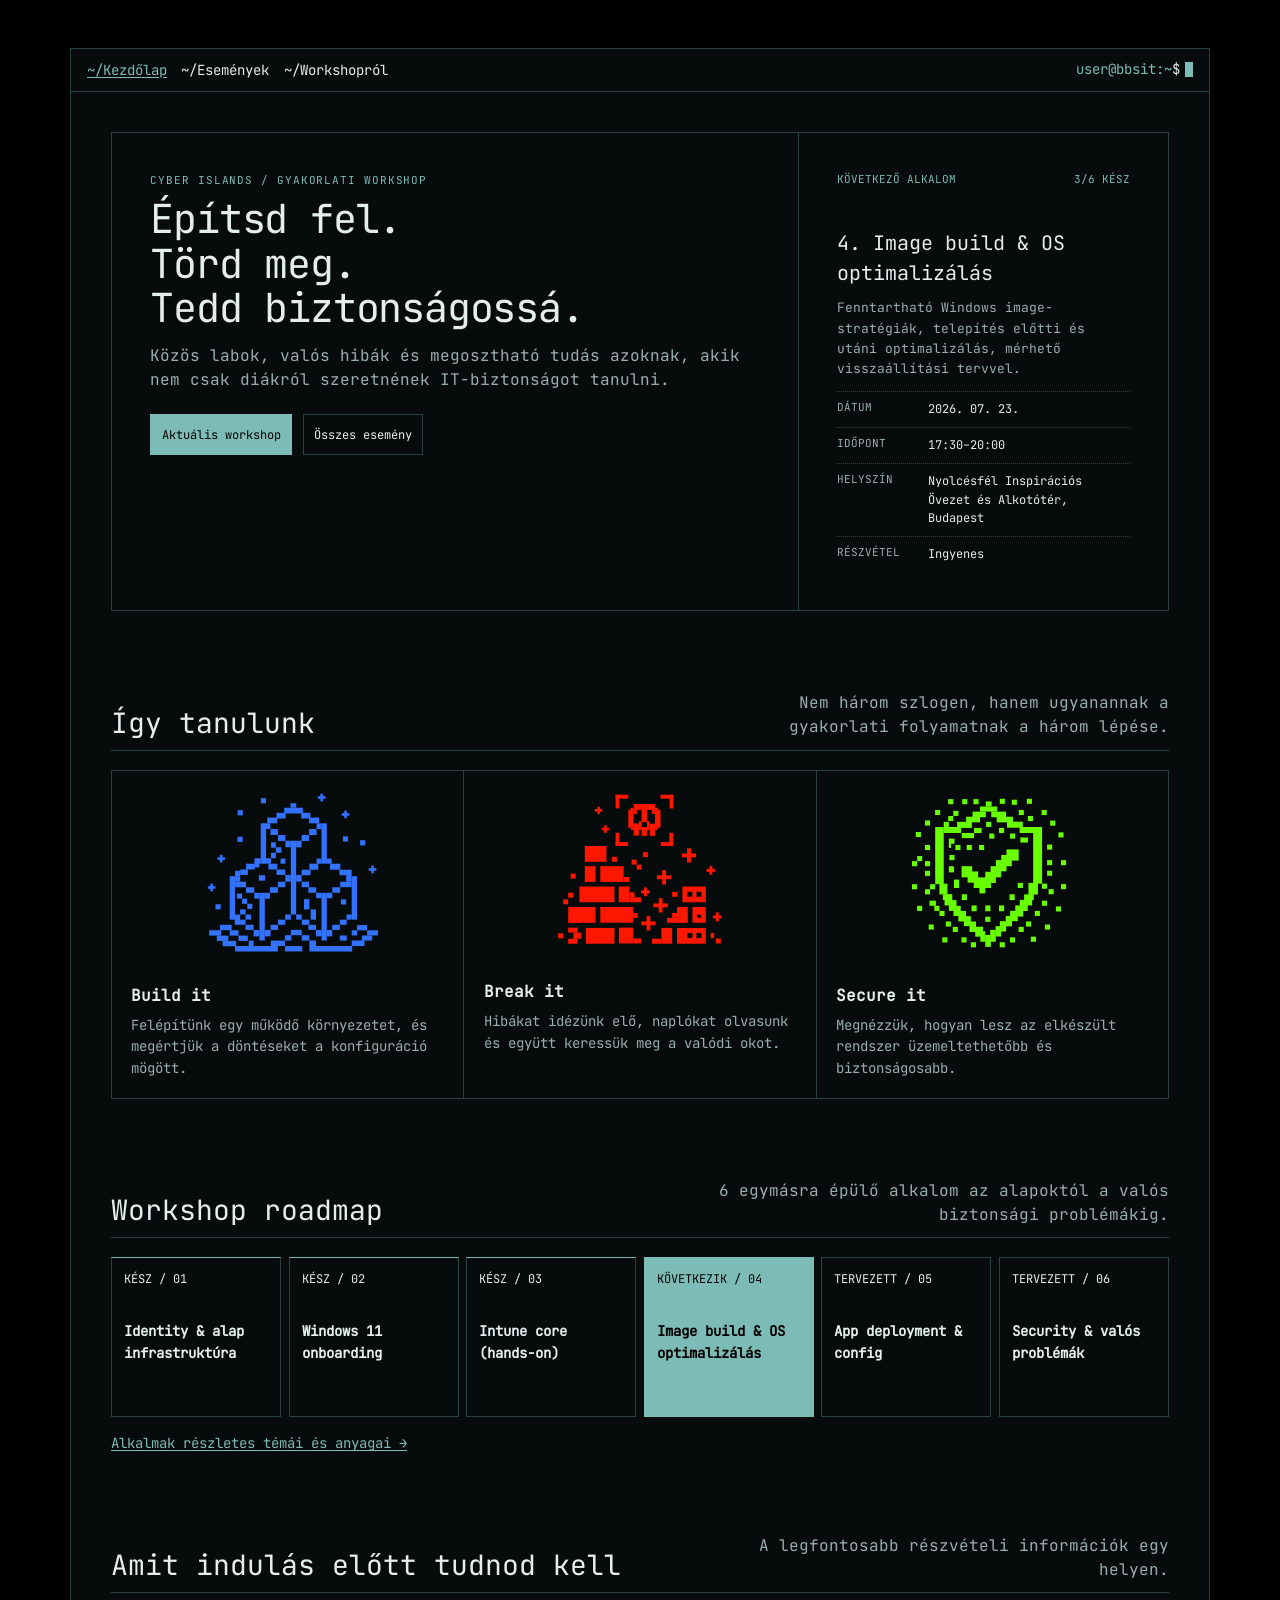
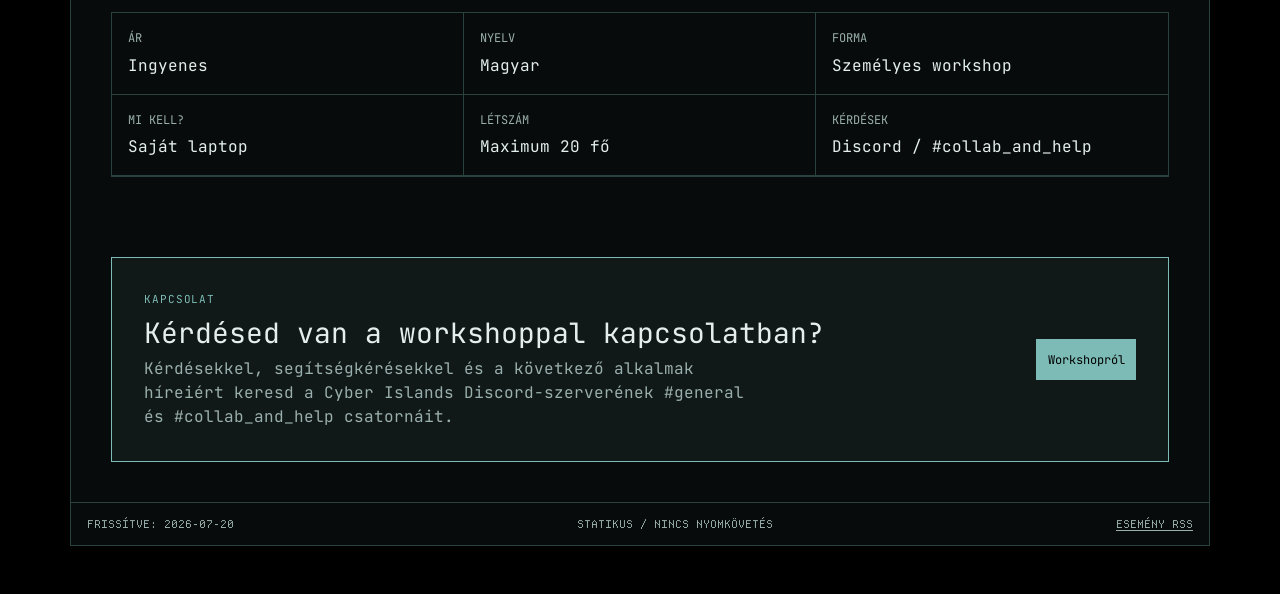
<file: index.html>
<!doctype html>
<html lang="hu">
  <head>
    <meta charset="utf-8">
    <meta name="viewport" content="width=device-width, initial-scale=1">
    <!-- Begin Jekyll SEO tag v2.8.0 -->
<title>Build it. Break it. Secure it. | A Build it. Break it. Secure it. gyakorlati workshop aktuális és korábbi alkalmai.</title>
<meta name="generator" content="Jekyll v3.10.0" />
<meta property="og:title" content="Build it. Break it. Secure it." />
<meta property="og:locale" content="hu" />
<meta name="description" content="Build it. Break it. Secure it.: gyakorlati IT- és biztonsági workshop közös labokkal, valós hibákkal és megosztható szakmai anyagokkal." />
<meta property="og:description" content="Build it. Break it. Secure it.: gyakorlati IT- és biztonsági workshop közös labokkal, valós hibákkal és megosztható szakmai anyagokkal." />
<link rel="canonical" href="https://bbsit.hu/" />
<meta property="og:url" content="https://bbsit.hu/" />
<meta property="og:site_name" content="Build it. Break it. Secure it." />
<meta property="og:type" content="website" />
<meta name="twitter:card" content="summary" />
<meta property="twitter:title" content="Build it. Break it. Secure it." />
<script type="application/ld+json">
{"@context":"https://schema.org","@type":"WebSite","description":"Build it. Break it. Secure it.: gyakorlati IT- és biztonsági workshop közös labokkal, valós hibákkal és megosztható szakmai anyagokkal.","headline":"Build it. Break it. Secure it.","name":"Build it. Break it. Secure it.","url":"https://bbsit.hu/"}</script>
<!-- End Jekyll SEO tag -->



    <link rel="icon" type="image/svg+xml" href="/assets/images/icons/favicon.svg">
    <link rel="stylesheet" href="/assets/css/main.css">
    <script defer src="/assets/js/series.js"></script>
    <script defer src="/assets/js/site-update.js" data-site-version="1784803973" data-version-url="/version.json" data-worker-url="/sw.js"></script>
  </head>
  <body>
    <a class="skip-link" href="#main-content">Ugrás a tartalomhoz</a>
    <div class="site-shell">
      <nav class="primary-nav" aria-label="Primary navigation">
  <ul>
    
      
      <li><a href="/" aria-current="page">~/Kezdőlap</a></li>
    
      
      <li><a href="/events/">~/Események</a></li>
    
      
      <li><a href="/about/">~/Workshopról</a></li>
    
  </ul>
  <div class="nav-tools">
    <span class="site-status terminal-prompt" aria-label="Terminál prompt"><span class="terminal-context" aria-hidden="true">user@bbsit:</span><span aria-hidden="true">~</span><span class="terminal-symbol" aria-hidden="true">$</span><span class="terminal-cursor" aria-hidden="true"></span></span>
  </div>
</nav>

      <nav class="mobile-nav" aria-label="Mobile navigation">
  <ul>
    <li><a href="/">~/Kezdőlap</a></li><li><a href="/events/">~/Események</a></li><li><a href="/about/">~/Workshopról</a></li>
  </ul>
  <span class="site-status terminal-prompt" aria-label="Terminál prompt"><span class="terminal-context" aria-hidden="true">user@bbsit:</span><span aria-hidden="true">~</span><span class="terminal-symbol" aria-hidden="true">$</span><span class="terminal-cursor" aria-hidden="true"></span></span>
</nav>

      <main id="main-content" class="site-main" tabindex="-1">
        








<section class="home-command-hero" aria-labelledby="home-title">
  <div class="home-command-copy">
    <p class="eyebrow">CYBER ISLANDS / GYAKORLATI WORKSHOP</p>
    <h1 id="home-title">
      <span>Építsd fel.</span>
      <span>Törd meg.</span>
      <span>Tedd biztonságossá.</span>
    </h1>
    <p class="lede">Közös labok, valós hibák és megosztható tudás azoknak, akik nem csak diákról szeretnének IT-biztonságot tanulni.</p>
    <div class="home-actions">
      <a class="button-link primary" href="/events/build-it-break-it-secure-it/">Aktuális workshop</a>
      <a class="button-link" href="/events/">Összes esemény</a>
    </div>
  </div>
  <aside class="home-next" aria-label="Következő workshop alkalom">
    <div class="home-next-label">
      <span>KÖVETKEZŐ ALKALOM</span>
      <span>3/6 KÉSZ</span>
    </div>
    
      <div>
        <h2>4. Image build & OS optimalizálás</h2>
        <p>Fenntartható Windows image-stratégiák, telepítés előtti és utáni optimalizálás, mérhető visszaállítási tervvel.</p>
      </div>
      <dl>
        <div><dt>DÁTUM</dt><dd><time datetime="2026-07-23">2026. 07. 23.</time></dd></div>
        <div><dt>IDŐPONT</dt><dd>17:30–20:00</dd></div>
        <div><dt>HELYSZÍN</dt><dd>Nyolcésfél Inspirációs Övezet és Alkotótér, Budapest</dd></div>
        <div><dt>RÉSZVÉTEL</dt><dd>Ingyenes</dd></div>
      </dl>
    
  </aside>
</section>

<section class="home-command-section" aria-labelledby="pillars-title">
  <div class="home-section-head">
    <h2 id="pillars-title">Így tanulunk</h2>
    <p>Nem három szlogen, hanem ugyanannak a gyakorlati folyamatnak a három lépése.</p>
  </div>
  <div class="home-pillars">
    <article class="home-pillar">
      <img src="/assets/images/icons/build-it.svg" alt="" width="52" height="48">
      <h3>Build it</h3>
      <p>Felépítünk egy működő környezetet, és megértjük a döntéseket a konfiguráció mögött.</p>
    </article>
    <article class="home-pillar">
      <img src="/assets/images/icons/break-it.svg" alt="" width="52" height="48">
      <h3>Break it</h3>
      <p>Hibákat idézünk elő, naplókat olvasunk és együtt keressük meg a valódi okot.</p>
    </article>
    <article class="home-pillar">
      <img src="/assets/images/icons/secure-it.svg" alt="" width="52" height="48">
      <h3>Secure it</h3>
      <p>Megnézzük, hogyan lesz az elkészült rendszer üzemeltethetőbb és biztonságosabb.</p>
    </article>
  </div>
</section>


  <section class="home-command-section" aria-labelledby="roadmap-title">
    <div class="home-section-head">
      <h2 id="roadmap-title">Workshop roadmap</h2>
      <p>6 egymásra épülő alkalom az alapoktól a valós biztonsági problémákig.</p>
    </div>
    <ol class="home-roadmap">
      
        
        <li class="is-past">
          <span>KÉSZ / 01</span>
          <strong>Identity & alap infrastruktúra</strong>
        </li>
      
        
        <li class="is-past">
          <span>KÉSZ / 02</span>
          <strong>Windows 11 onboarding</strong>
        </li>
      
        
        <li class="is-past">
          <span>KÉSZ / 03</span>
          <strong>Intune core (hands-on)</strong>
        </li>
      
        
        <li class="is-next">
          <span>KÖVETKEZIK / 04</span>
          <strong>Image build & OS optimalizálás</strong>
        </li>
      
        
        <li>
          <span>TERVEZETT / 05</span>
          <strong>App deployment & config</strong>
        </li>
      
        
        <li>
          <span>TERVEZETT / 06</span>
          <strong>Security & valós problémák</strong>
        </li>
      
    </ol>
    <p class="home-events-link"><a href="/events/build-it-break-it-secure-it/#sessions-title">Alkalmak részletes témái és anyagai <span aria-hidden="true">→</span></a></p>
  </section>



  <section class="home-command-section" aria-labelledby="info-title">
    <div class="home-section-head">
      <h2 id="info-title">Amit indulás előtt tudnod kell</h2>
      <p>A legfontosabb részvételi információk egy helyen.</p>
    </div>
    <dl class="home-info-grid">
      <div><dt>ÁR</dt><dd>Ingyenes</dd></div>
      <div><dt>NYELV</dt><dd>Magyar</dd></div>
      <div><dt>FORMA</dt><dd>Személyes workshop</dd></div>
      <div><dt>MI KELL?</dt><dd>Saját laptop</dd></div>
      <div><dt>LÉTSZÁM</dt><dd>Maximum 20 fő</dd></div>
      <div><dt>KÉRDÉSEK</dt><dd>Discord / #collab_and_help</dd></div>
    </dl>
  </section>


<section class="home-command-section home-community" aria-labelledby="contact-title">
  <div>
    <p class="eyebrow">KAPCSOLAT</p>
    <h2 id="contact-title">Kérdésed van a workshoppal kapcsolatban?</h2>
    <p>Kérdésekkel, segítségkérésekkel és a következő alkalmak híreiért keresd a Cyber Islands Discord-szerverének #general és #collab_and_help csatornáit.</p>
  </div>
  <a class="button-link primary" href="/about/">Workshopról</a>
</section>

      </main>
      <aside class="site-update" data-site-update role="alert" aria-live="polite" aria-atomic="true" hidden>
  <div>
    <strong>Új tartalom érhető el.</strong>
    <span>Frissítsd az oldalt a legújabb verzió megnyitásához.</span>
  </div>
  <div class="site-update-actions">
    <button class="button-link primary" type="button" data-site-update-refresh>Frissítés</button>
    <button class="button-link" type="button" data-site-update-dismiss>Bezárás</button>
  </div>
</aside>

      <footer class="site-footer">
  <span>FRISSÍTVE: 2026-07-20</span>
  <span>STATIKUS / NINCS NYOMKÖVETÉS</span>
  <a href="/events/feed.xml">ESEMÉNY RSS</a>
</footer>

    </div>
  </body>
</html>
</file>
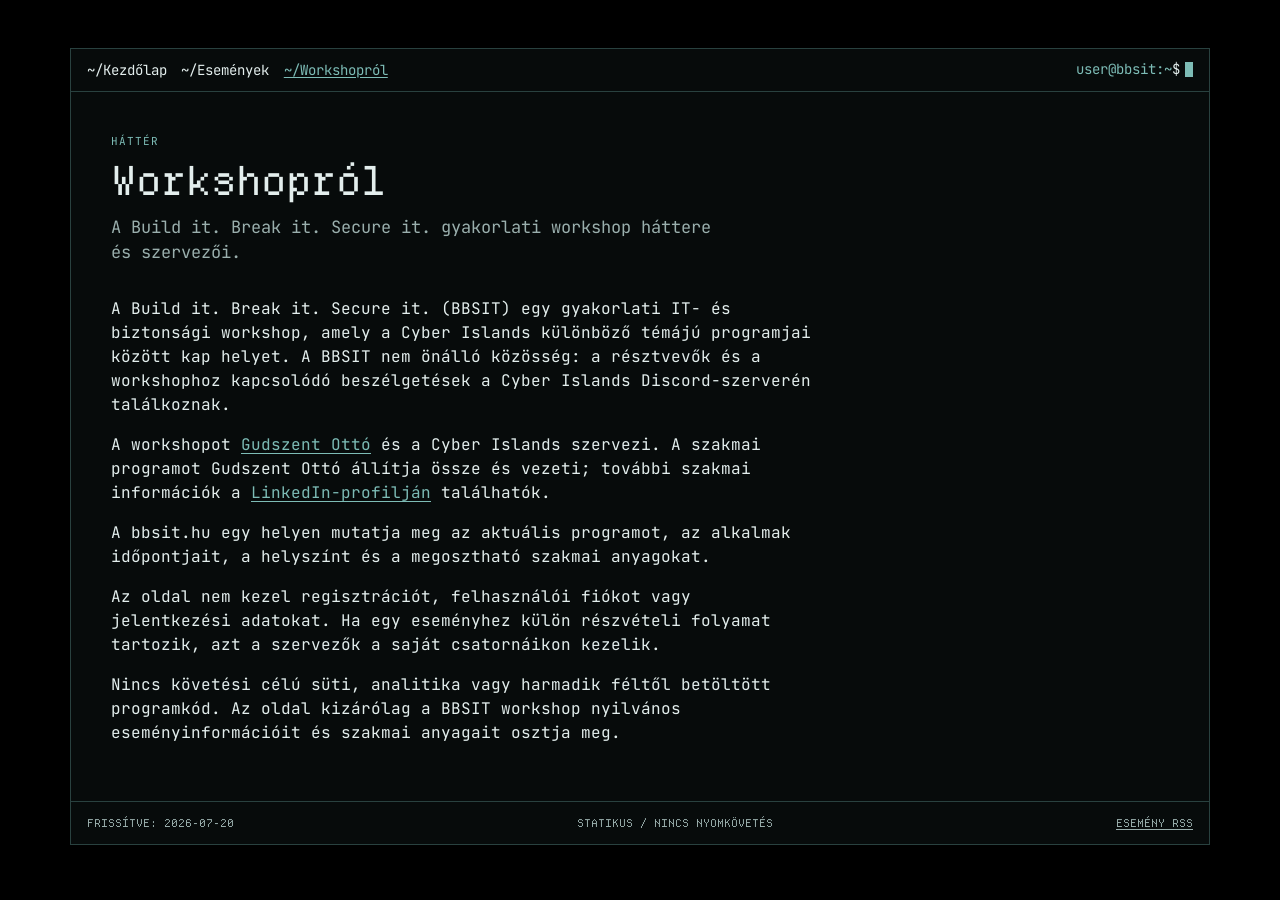
<file: about/index.html>
<!doctype html>
<html lang="hu">
  <head>
    <meta charset="utf-8">
    <meta name="viewport" content="width=device-width, initial-scale=1">
    <!-- Begin Jekyll SEO tag v2.8.0 -->
<title>Workshopról | Build it. Break it. Secure it.</title>
<meta name="generator" content="Jekyll v3.10.0" />
<meta property="og:title" content="Workshopról" />
<meta property="og:locale" content="hu" />
<meta name="description" content="A Build it. Break it. Secure it. gyakorlati workshop háttere és szervezői." />
<meta property="og:description" content="A Build it. Break it. Secure it. gyakorlati workshop háttere és szervezői." />
<link rel="canonical" href="https://bbsit.hu/about/" />
<meta property="og:url" content="https://bbsit.hu/about/" />
<meta property="og:site_name" content="Build it. Break it. Secure it." />
<meta property="og:type" content="website" />
<meta name="twitter:card" content="summary" />
<meta property="twitter:title" content="Workshopról" />
<script type="application/ld+json">
{"@context":"https://schema.org","@type":"WebSite","description":"A Build it. Break it. Secure it. gyakorlati workshop háttere és szervezői.","headline":"Workshopról","name":"Build it. Break it. Secure it.","url":"https://bbsit.hu/about/"}</script>
<!-- End Jekyll SEO tag -->



    <link rel="icon" type="image/svg+xml" href="/assets/images/icons/favicon.svg">
    <link rel="stylesheet" href="/assets/css/main.css">
    <script defer src="/assets/js/series.js"></script>
    <script defer src="/assets/js/site-update.js" data-site-version="1784803973" data-version-url="/version.json" data-worker-url="/sw.js"></script>
  </head>
  <body>
    <a class="skip-link" href="#main-content">Ugrás a tartalomhoz</a>
    <div class="site-shell">
      <nav class="primary-nav" aria-label="Primary navigation">
  <ul>
    
      
      <li><a href="/">~/Kezdőlap</a></li>
    
      
      <li><a href="/events/">~/Események</a></li>
    
      
      <li><a href="/about/" aria-current="page">~/Workshopról</a></li>
    
  </ul>
  <div class="nav-tools">
    <span class="site-status terminal-prompt" aria-label="Terminál prompt"><span class="terminal-context" aria-hidden="true">user@bbsit:</span><span aria-hidden="true">~</span><span class="terminal-symbol" aria-hidden="true">$</span><span class="terminal-cursor" aria-hidden="true"></span></span>
  </div>
</nav>

      <nav class="mobile-nav" aria-label="Mobile navigation">
  <ul>
    <li><a href="/">~/Kezdőlap</a></li><li><a href="/events/">~/Események</a></li><li><a href="/about/">~/Workshopról</a></li>
  </ul>
  <span class="site-status terminal-prompt" aria-label="Terminál prompt"><span class="terminal-context" aria-hidden="true">user@bbsit:</span><span aria-hidden="true">~</span><span class="terminal-symbol" aria-hidden="true">$</span><span class="terminal-cursor" aria-hidden="true"></span></span>
</nav>

      <main id="main-content" class="site-main" tabindex="-1">
        <article class="content-page">
  <header class="page-heading">
    <p class="eyebrow">HÁTTÉR</p>
    <h1>Workshopról</h1>
    <p class="lede">A Build it. Break it. Secure it. gyakorlati workshop háttere és szervezői.</p>
  </header>
  <div class="prose"><p>A Build it. Break it. Secure it. (BBSIT) egy gyakorlati IT- és biztonsági workshop, amely a Cyber Islands különböző témájú programjai között kap helyet. A BBSIT nem önálló közösség: a résztvevők és a workshophoz kapcsolódó beszélgetések a Cyber Islands Discord-szerverén találkoznak.</p>

<p>A workshopot <a href="https://gudszent.hu">Gudszent Ottó</a> és a Cyber Islands szervezi. A szakmai programot Gudszent Ottó állítja össze és vezeti; további szakmai információk a <a href="https://www.linkedin.com/in/gudszent-otto/">LinkedIn-profilján</a> találhatók.</p>

<p>A bbsit.hu egy helyen mutatja meg az aktuális programot, az alkalmak időpontjait, a helyszínt és a megosztható szakmai anyagokat.</p>

<p>Az oldal nem kezel regisztrációt, felhasználói fiókot vagy jelentkezési adatokat. Ha egy eseményhez külön részvételi folyamat tartozik, azt a szervezők a saját csatornáikon kezelik.</p>

<p>Nincs követési célú süti, analitika vagy harmadik féltől betöltött programkód. Az oldal kizárólag a BBSIT workshop nyilvános eseményinformációit és szakmai anyagait osztja meg.</p>
</div>
</article>

      </main>
      <aside class="site-update" data-site-update role="alert" aria-live="polite" aria-atomic="true" hidden>
  <div>
    <strong>Új tartalom érhető el.</strong>
    <span>Frissítsd az oldalt a legújabb verzió megnyitásához.</span>
  </div>
  <div class="site-update-actions">
    <button class="button-link primary" type="button" data-site-update-refresh>Frissítés</button>
    <button class="button-link" type="button" data-site-update-dismiss>Bezárás</button>
  </div>
</aside>

      <footer class="site-footer">
  <span>FRISSÍTVE: 2026-07-20</span>
  <span>STATIKUS / NINCS NYOMKÖVETÉS</span>
  <a href="/events/feed.xml">ESEMÉNY RSS</a>
</footer>

    </div>
  </body>
</html>
</file>
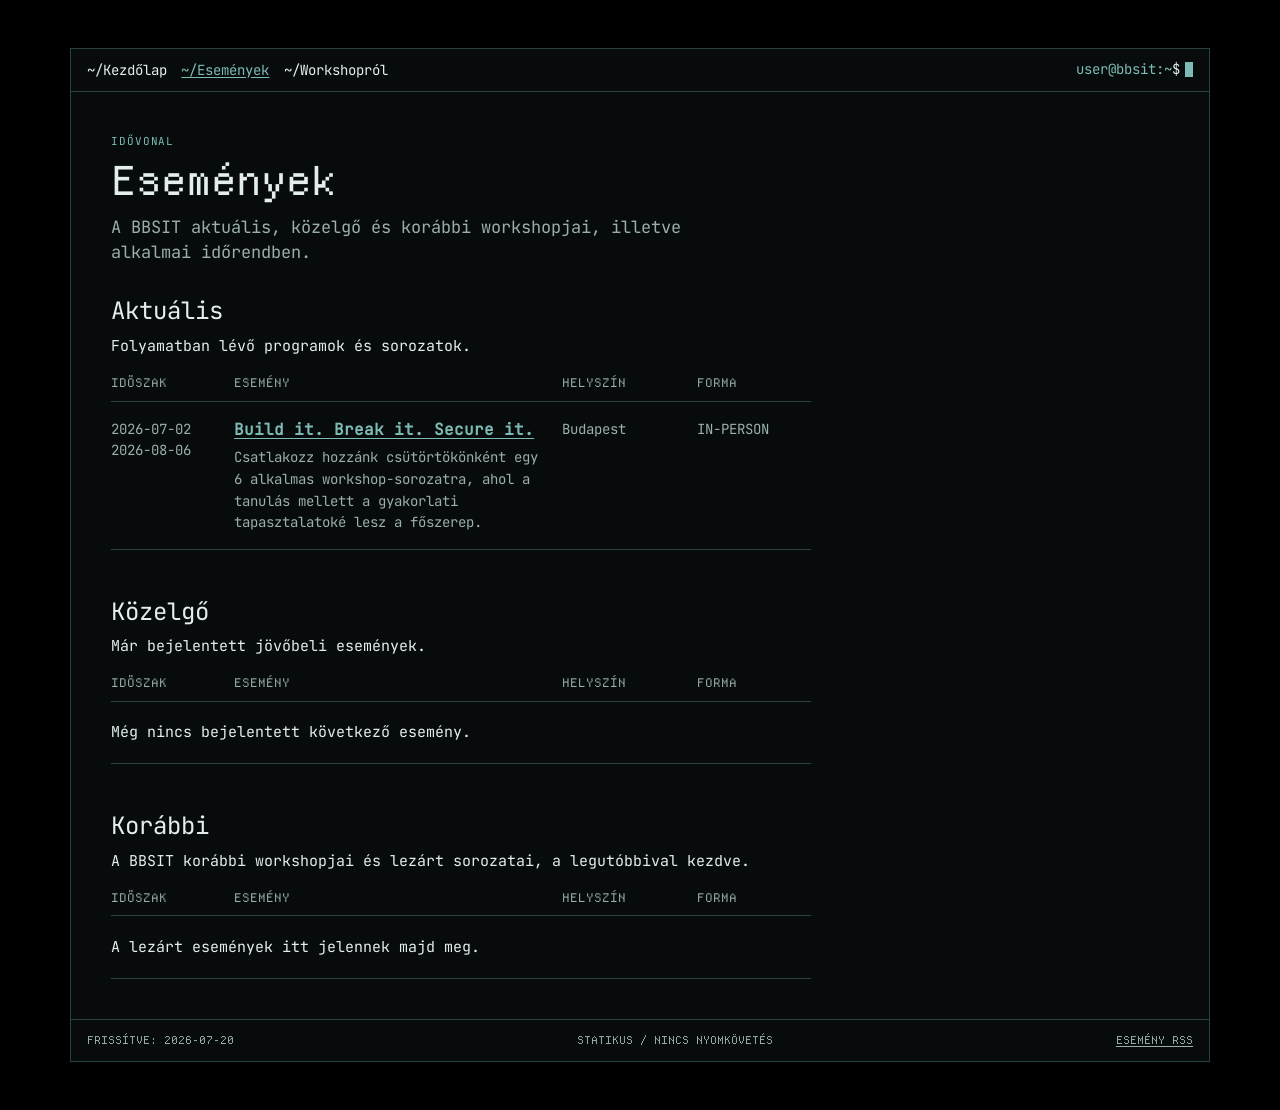
<file: events/index.html>
<!doctype html>
<html lang="hu">
  <head>
    <meta charset="utf-8">
    <meta name="viewport" content="width=device-width, initial-scale=1">
    <!-- Begin Jekyll SEO tag v2.8.0 -->
<title>Események | Build it. Break it. Secure it.</title>
<meta name="generator" content="Jekyll v3.10.0" />
<meta property="og:title" content="Események" />
<meta property="og:locale" content="hu" />
<meta name="description" content="A BBSIT aktuális, közelgő és korábbi workshopjai, illetve alkalmai időrendben." />
<meta property="og:description" content="A BBSIT aktuális, közelgő és korábbi workshopjai, illetve alkalmai időrendben." />
<link rel="canonical" href="https://bbsit.hu/events/" />
<meta property="og:url" content="https://bbsit.hu/events/" />
<meta property="og:site_name" content="Build it. Break it. Secure it." />
<meta property="og:type" content="website" />
<meta name="twitter:card" content="summary" />
<meta property="twitter:title" content="Események" />
<script type="application/ld+json">
{"@context":"https://schema.org","@type":"WebPage","description":"A BBSIT aktuális, közelgő és korábbi workshopjai, illetve alkalmai időrendben.","headline":"Események","url":"https://bbsit.hu/events/"}</script>
<!-- End Jekyll SEO tag -->



    <link rel="icon" type="image/svg+xml" href="/assets/images/icons/favicon.svg">
    <link rel="stylesheet" href="/assets/css/main.css">
    <script defer src="/assets/js/series.js"></script>
    <script defer src="/assets/js/site-update.js" data-site-version="1784803973" data-version-url="/version.json" data-worker-url="/sw.js"></script>
  </head>
  <body>
    <a class="skip-link" href="#main-content">Ugrás a tartalomhoz</a>
    <div class="site-shell">
      <nav class="primary-nav" aria-label="Primary navigation">
  <ul>
    
      
      <li><a href="/">~/Kezdőlap</a></li>
    
      
      <li><a href="/events/" aria-current="page">~/Események</a></li>
    
      
      <li><a href="/about/">~/Workshopról</a></li>
    
  </ul>
  <div class="nav-tools">
    <span class="site-status terminal-prompt" aria-label="Terminál prompt"><span class="terminal-context" aria-hidden="true">user@bbsit:</span><span aria-hidden="true">~</span><span class="terminal-symbol" aria-hidden="true">$</span><span class="terminal-cursor" aria-hidden="true"></span></span>
  </div>
</nav>

      <nav class="mobile-nav" aria-label="Mobile navigation">
  <ul>
    <li><a href="/">~/Kezdőlap</a></li><li><a href="/events/">~/Események</a></li><li><a href="/about/">~/Workshopról</a></li>
  </ul>
  <span class="site-status terminal-prompt" aria-label="Terminál prompt"><span class="terminal-context" aria-hidden="true">user@bbsit:</span><span aria-hidden="true">~</span><span class="terminal-symbol" aria-hidden="true">$</span><span class="terminal-cursor" aria-hidden="true"></span></span>
</nav>

      <main id="main-content" class="site-main" tabindex="-1">
        <article class="content-page">
  <header class="page-heading">
    <p class="eyebrow">IDŐVONAL</p>
    <h1>Események</h1>
    <p class="lede">A BBSIT aktuális, közelgő és korábbi workshopjai, illetve alkalmai időrendben.</p>
  </header>
  <div class="prose">

<div class="event-groups">
  <section class="event-group" aria-labelledby="current-events">
    <h2 id="current-events">Aktuális</h2>
    <p class="event-group-intro">Folyamatban lévő programok és sorozatok.</p>
    <div class="event-directory-head" aria-hidden="true"><span>IDŐSZAK</span><span>ESEMÉNY</span><span>HELYSZÍN</span><span>FORMA</span></div>
    <div class="directory-list">
      
      



<article class="event-row">
  <span class="event-row-date"><time datetime="2026-07-02">2026-07-02</time><br><time datetime="2026-08-06">2026-08-06</time></span>
  <div class="event-row-title"><a href="/events/build-it-break-it-secure-it/">Build it. Break it. Secure it.</a><span>Csatlakozz hozzánk csütörtökönként egy 6 alkalmas workshop-sorozatra, ahol a tanulás mellett a gyakorlati tapasztalatoké lesz a főszerep.</span></div>
  <span class="event-row-location">Budapest</span>
  <span class="event-row-format">IN-PERSON</span>
</article>

      
    </div>
  </section>
  <section class="event-group" aria-labelledby="upcoming-events">
    <h2 id="upcoming-events">Közelgő</h2>
    <p class="event-group-intro">Már bejelentett jövőbeli események.</p>
    <div class="event-directory-head" aria-hidden="true"><span>IDŐSZAK</span><span>ESEMÉNY</span><span>HELYSZÍN</span><span>FORMA</span></div>
    <div class="directory-list">
      
      
      <p class="empty-state">Még nincs bejelentett következő esemény.</p>
    </div>
  </section>
  <section class="event-group" aria-labelledby="past-events">
    <h2 id="past-events">Korábbi</h2>
    <p class="event-group-intro">A BBSIT korábbi workshopjai és lezárt sorozatai, a legutóbbival kezdve.</p>
    <div class="event-directory-head" aria-hidden="true"><span>IDŐSZAK</span><span>ESEMÉNY</span><span>HELYSZÍN</span><span>FORMA</span></div>
    <div class="directory-list">
      
      
      
      <p class="empty-state">A lezárt események itt jelennek majd meg.</p>
    </div>
  </section>
</div>
</div>
</article>

      </main>
      <aside class="site-update" data-site-update role="alert" aria-live="polite" aria-atomic="true" hidden>
  <div>
    <strong>Új tartalom érhető el.</strong>
    <span>Frissítsd az oldalt a legújabb verzió megnyitásához.</span>
  </div>
  <div class="site-update-actions">
    <button class="button-link primary" type="button" data-site-update-refresh>Frissítés</button>
    <button class="button-link" type="button" data-site-update-dismiss>Bezárás</button>
  </div>
</aside>

      <footer class="site-footer">
  <span>FRISSÍTVE: 2026-07-20</span>
  <span>STATIKUS / NINCS NYOMKÖVETÉS</span>
  <a href="/events/feed.xml">ESEMÉNY RSS</a>
</footer>

    </div>
  </body>
</html>
</file>
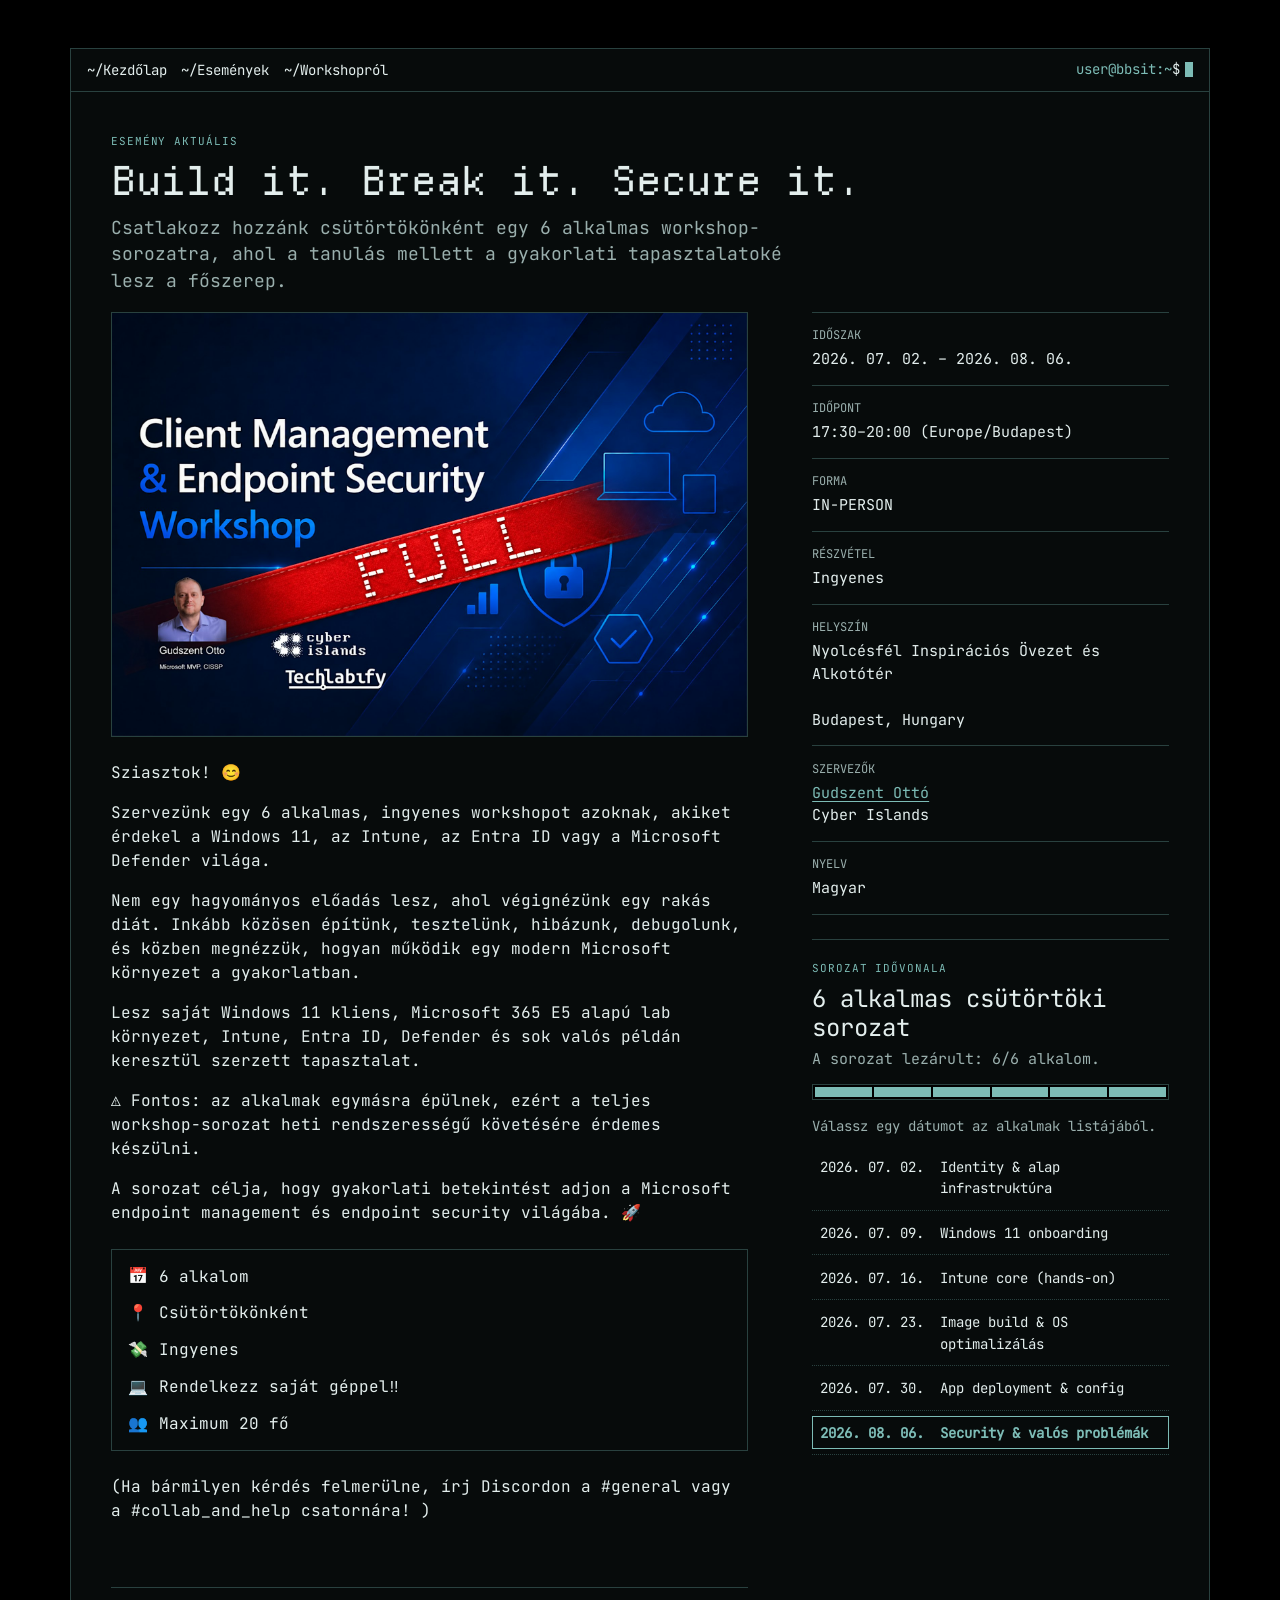
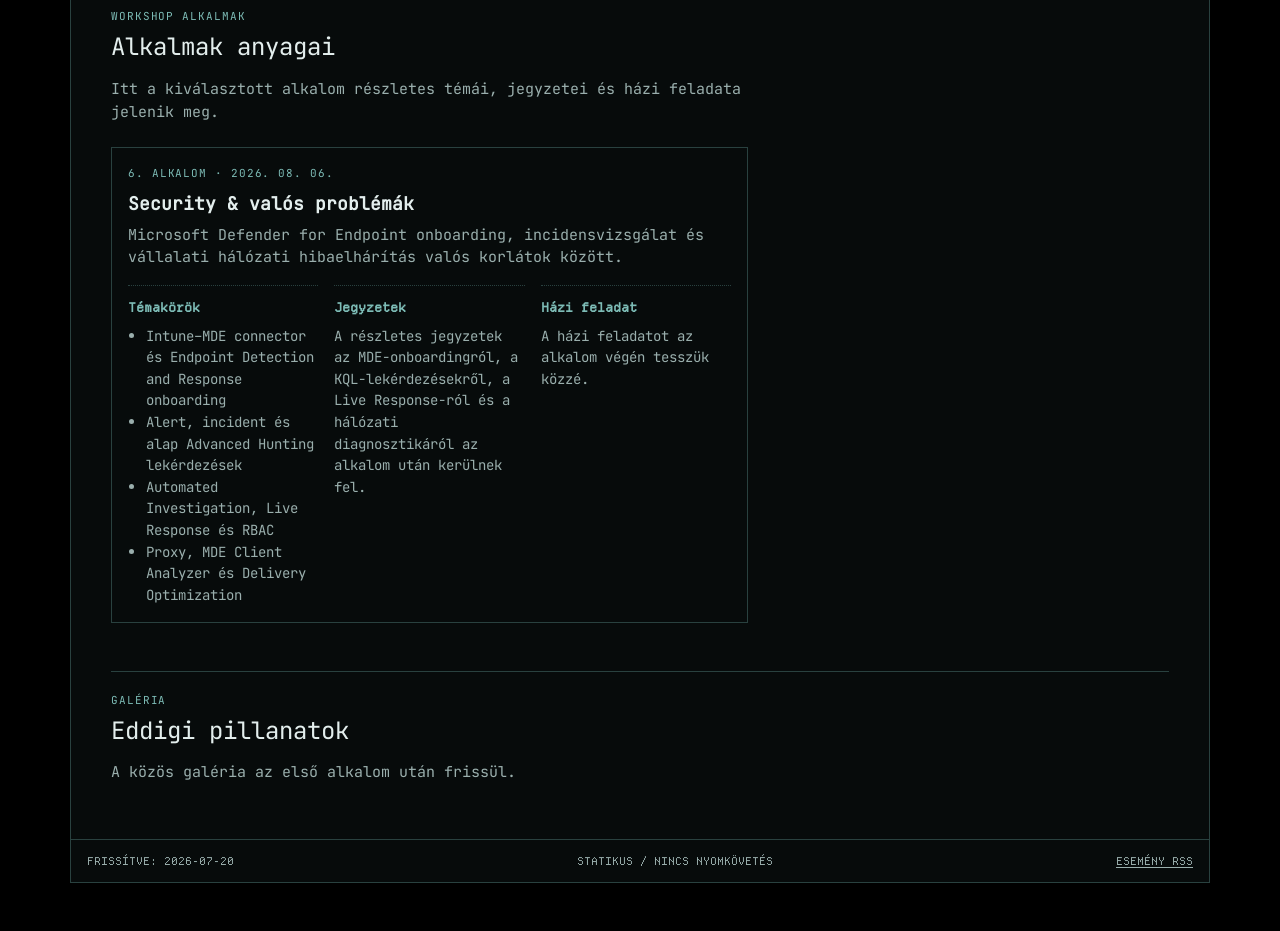
<file: events/build-it-break-it-secure-it/index.html>
<!doctype html>
<html lang="hu">
  <head>
    <meta charset="utf-8">
    <meta name="viewport" content="width=device-width, initial-scale=1">
    <!-- Begin Jekyll SEO tag v2.8.0 -->
<title>Build it. Break it. Secure it. | A Build it. Break it. Secure it. gyakorlati workshop aktuális és korábbi alkalmai.</title>
<meta name="generator" content="Jekyll v3.10.0" />
<meta property="og:title" content="Build it. Break it. Secure it." />
<meta property="og:locale" content="hu" />
<meta name="description" content="Sziasztok! 😊" />
<meta property="og:description" content="Sziasztok! 😊" />
<link rel="canonical" href="https://bbsit.hu/events/build-it-break-it-secure-it/" />
<meta property="og:url" content="https://bbsit.hu/events/build-it-break-it-secure-it/" />
<meta property="og:site_name" content="Build it. Break it. Secure it." />
<meta property="og:image" content="https://bbsit.hu/assets/images/build-it-break-it-secure-it.jpg" />
<meta property="og:type" content="website" />
<meta name="twitter:card" content="summary_large_image" />
<meta property="twitter:image" content="https://bbsit.hu/assets/images/build-it-break-it-secure-it.jpg" />
<meta property="twitter:title" content="Build it. Break it. Secure it." />
<script type="application/ld+json">
{"@context":"https://schema.org","@type":"WebPage","description":"Sziasztok! 😊","headline":"Build it. Break it. Secure it.","image":"https://bbsit.hu/assets/images/build-it-break-it-secure-it.jpg","url":"https://bbsit.hu/events/build-it-break-it-secure-it/"}</script>
<!-- End Jekyll SEO tag -->


  <meta property="og:type" content="event">
  <meta property="event:start_time" content="2026-07-16T17:30">
  <meta property="og:image" content="https://bbsit.hu/assets/images/build-it-break-it-secure-it.jpg">


    <link rel="icon" type="image/svg+xml" href="/assets/images/icons/favicon.svg">
    <link rel="stylesheet" href="/assets/css/main.css">
    <script defer src="/assets/js/series.js"></script>
    <script defer src="/assets/js/site-update.js" data-site-version="1784803973" data-version-url="/version.json" data-worker-url="/sw.js"></script>
  </head>
  <body>
    <a class="skip-link" href="#main-content">Ugrás a tartalomhoz</a>
    <div class="site-shell">
      <nav class="primary-nav" aria-label="Primary navigation">
  <ul>
    
      
      <li><a href="/">~/Kezdőlap</a></li>
    
      
      <li><a href="/events/">~/Események</a></li>
    
      
      <li><a href="/about/">~/Workshopról</a></li>
    
  </ul>
  <div class="nav-tools">
    <span class="site-status terminal-prompt" aria-label="Terminál prompt"><span class="terminal-context" aria-hidden="true">user@bbsit:</span><span aria-hidden="true">~</span><span class="terminal-symbol" aria-hidden="true">$</span><span class="terminal-cursor" aria-hidden="true"></span></span>
  </div>
</nav>

      <nav class="mobile-nav" aria-label="Mobile navigation">
  <ul>
    <li><a href="/">~/Kezdőlap</a></li><li><a href="/events/">~/Események</a></li><li><a href="/about/">~/Workshopról</a></li>
  </ul>
  <span class="site-status terminal-prompt" aria-label="Terminál prompt"><span class="terminal-context" aria-hidden="true">user@bbsit:</span><span aria-hidden="true">~</span><span class="terminal-symbol" aria-hidden="true">$</span><span class="terminal-cursor" aria-hidden="true"></span></span>
</nav>

      <main id="main-content" class="site-main" tabindex="-1">
        





<article class="event-detail" data-event-end="2026-08-06">
  <header class="event-title-block">
    <p class="eyebrow">ESEMÉNY <span class="status">AKTUÁLIS</span></p>
    <h1>Build it. Break it. Secure it.</h1>
    <p class="lede">Csatlakozz hozzánk csütörtökönként egy 6 alkalmas workshop-sorozatra, ahol a tanulás mellett a gyakorlati tapasztalatoké lesz a főszerep.</p>
  </header>
  <div class="event-detail-grid">
    <div class="event-detail-columns">
      <section class="event-overview" aria-label="Eseményleírás">
        
          <img class="event-image" src="/assets/images/build-it-break-it-secure-it.jpg" alt="" width="960" height="540" loading="lazy">
        
        <div class="prose"><p>Sziasztok! 😊</p>

<p>Szervezünk egy 6 alkalmas, ingyenes workshopot azoknak, akiket érdekel a Windows 11, az Intune, az Entra ID vagy a Microsoft Defender világa.</p>

<p>Nem egy hagyományos előadás lesz, ahol végignézünk egy rakás diát. Inkább közösen építünk, tesztelünk, hibázunk, debugolunk, és közben megnézzük, hogyan működik egy modern Microsoft környezet a gyakorlatban.</p>

<p>Lesz saját Windows 11 kliens, Microsoft 365 E5 alapú lab környezet, Intune, Entra ID, Defender és sok valós példán keresztül szerzett tapasztalat.</p>

<p>⚠️ Fontos: az alkalmak egymásra épülnek, ezért a teljes workshop-sorozat heti rendszerességű követésére érdemes készülni.</p>

<p>A sorozat célja, hogy gyakorlati betekintést adjon a Microsoft endpoint management és endpoint security világába. 🚀</p>

<ul class="event-highlights">
  <li><span>📅</span><span>6 alkalom</span></li>
  <li><span>📍</span><span>Csütörtökönként</span></li>
  <li><span>💸</span><span>Ingyenes</span></li>
  <li><span>💻</span><span>Rendelkezz saját géppel‼️</span></li>
  <li><span>👥</span><span>Maximum 20 fő</span></li>
</ul>

<p>(Ha bármilyen kérdés felmerülne, írj Discordon a #general vagy a #collab_and_help csatornára! )</p>
</div>
      </section>
      <aside class="event-sidebar" aria-label="Eseményadatok">
        


<dl class="event-metadata">
  <div><dt>IDŐSZAK</dt><dd><time datetime="2026-07-02">2026. 07. 02.</time> – <time datetime="2026-08-06">2026. 08. 06.</time></dd></div>
  <div><dt>IDŐPONT</dt><dd>17:30–20:00 (Europe/Budapest)</dd></div>
  <div><dt>FORMA</dt><dd>IN-PERSON</dd></div>
  <div><dt>RÉSZVÉTEL</dt><dd>Ingyenes</dd></div>
  <div><dt>HELYSZÍN</dt><dd>Nyolcésfél Inspirációs Övezet és Alkotótér<br><br>Budapest, Hungary</dd></div>
  <div><dt>SZERVEZŐK</dt><dd><a href="https://gudszent.hu">Gudszent Ottó</a><br>Cyber Islands</dd></div>
  <div><dt>NYELV</dt><dd>Magyar</dd></div>
</dl>

        


  <section class="series-panel" data-series aria-labelledby="series-title">
    <p class="eyebrow">SOROZAT IDŐVONALA</p>
    <h2 id="series-title">6 alkalmas csütörtöki sorozat</h2>
    <p class="series-status" data-series-status>6 heti alkalom, minden csütörtök.</p>
    <div class="series-progress" role="progressbar" aria-label="Sorozat állapota" aria-valuemin="0" aria-valuemax="6" aria-valuenow="0" data-series-progress>
      <span class="sr-only" data-series-progress-text>0 / 6 alkalom teljesítve</span>
      <span class="series-progress-blocks" aria-hidden="true" data-series-progress-fill></span>
    </div>
    <p class="series-instruction">Válassz egy dátumot az alkalmak listájából.</p>
    <ol class="series-calendar" role="tablist" aria-label="Workshop alkalmak">
      
        
          <li data-series-session data-session-date="2026-07-02">
            <button type="button" id="session-tab-identity-infra" role="tab" aria-controls="session-identity-infra" aria-selected="false" data-session-trigger="identity-infra"><time datetime="2026-07-02">2026. 07. 02.</time><span>Identity & alap infrastruktúra</span></button>
          </li>
        
          <li data-series-session data-session-date="2026-07-09">
            <button type="button" id="session-tab-win11-onboarding" role="tab" aria-controls="session-win11-onboarding" aria-selected="false" data-session-trigger="win11-onboarding"><time datetime="2026-07-09">2026. 07. 09.</time><span>Windows 11 onboarding</span></button>
          </li>
        
          <li data-series-session data-session-date="2026-07-16">
            <button type="button" id="session-tab-intune-core" role="tab" aria-controls="session-intune-core" aria-selected="false" data-session-trigger="intune-core"><time datetime="2026-07-16">2026. 07. 16.</time><span>Intune core (hands-on)</span></button>
          </li>
        
          <li data-series-session data-session-date="2026-07-23">
            <button type="button" id="session-tab-os-image" role="tab" aria-controls="session-os-image" aria-selected="false" data-session-trigger="os-image"><time datetime="2026-07-23">2026. 07. 23.</time><span>Image build & OS optimalizálás</span></button>
          </li>
        
          <li data-series-session data-session-date="2026-07-30">
            <button type="button" id="session-tab-app-deployment" role="tab" aria-controls="session-app-deployment" aria-selected="false" data-session-trigger="app-deployment"><time datetime="2026-07-30">2026. 07. 30.</time><span>App deployment & config</span></button>
          </li>
        
          <li data-series-session data-session-date="2026-08-06">
            <button type="button" id="session-tab-security" role="tab" aria-controls="session-security" aria-selected="false" data-session-trigger="security"><time datetime="2026-08-06">2026. 08. 06.</time><span>Security & valós problémák</span></button>
          </li>
        
      
    </ol>
  </section>


      </aside>
      
        <section class="event-sessions" data-event-sessions aria-labelledby="sessions-title">
          <p class="eyebrow">WORKSHOP ALKALMAK</p>
          <h2 id="sessions-title">Alkalmak anyagai</h2>
          <p class="session-intro">Itt a kiválasztott alkalom részletes témái, jegyzetei és házi feladata jelenik meg.</p>
          
            <section class="session-detail" id="session-identity-infra" role="tabpanel" aria-labelledby="session-tab-identity-infra" tabindex="-1" data-session-panel="identity-infra" data-session-date="2026-07-02">
              <header>
                <p class="eyebrow">1. ALKALOM · <time datetime="2026-07-02">2026. 07. 02.</time></p>
                <h3>Identity & alap infrastruktúra</h3>
                <p>AD DS és Entra ID alapok, szinkronizáció, identitás-életciklus és hozzáférés-kezelés egy hibrid környezetben.</p>
              </header>
              <div class="session-content">
                <section>
                  <h4>Témakörök</h4>
                  <ul><li>AD DS felépítés, DNS-integráció és Sites & Services</li><li>Entra ID Connect, szinkronizációs modellek és staging</li><li>Felhasználói életciklus, licencek, TAP és MFA</li><li>Bejelentkezési folyamat, PRT és Conditional Access alapok</li></ul>
                </section>
                <section>
                  <h4>Jegyzetek</h4>
                  <p>A részletes jegyzetek az Entra ID Connectről, a felhasználói életciklusról és a Conditional Accessről az alkalom után kerülnek fel.</p>
                </section>
                <section data-session-homework>
                  <h4>Házi feladat</h4>
                  <p>A házi feladatot az alkalom végén tesszük közzé.</p>
                </section>
              </div>
            </section>
          
            <section class="session-detail" id="session-win11-onboarding" role="tabpanel" aria-labelledby="session-tab-win11-onboarding" tabindex="-1" data-session-panel="win11-onboarding" data-session-date="2026-07-09">
              <header>
                <p class="eyebrow">2. ALKALOM · <time datetime="2026-07-09">2026. 07. 09.</time></p>
                <h3>Windows 11 onboarding</h3>
                <p>Windows 11 eszközök csatlakoztatása, regisztrációja, állapotkövetése és első felhőalapú szabályzatai.</p>
              </header>
              <div class="session-content">
                <section>
                  <h4>Témakörök</h4>
                  <ul><li>Domain Join, Entra Join és Hybrid Join diagnosztikával</li><li>Eszközregisztráció, Intune check-in és compliance állapot</li><li>Intune policy-k alkalmazási sorrendje és hibaelhárítása</li><li>GPO, CSP és Intune-szabályzatok együttélése</li></ul>
                </section>
                <section>
                  <h4>Jegyzetek</h4>
                  <p>A részletes jegyzetek a csatlakozási modellekről, az Intune check-inről és a compliance-ről az alkalom után kerülnek fel.</p>
                </section>
                <section data-session-homework>
                  <h4>Házi feladat</h4>
                  <p>A házi feladatot az alkalom végén tesszük közzé.</p>
                </section>
              </div>
            </section>
          
            <section class="session-detail" id="session-intune-core" role="tabpanel" aria-labelledby="session-tab-intune-core" tabindex="-1" data-session-panel="intune-core" data-session-date="2026-07-16">
              <header>
                <p class="eyebrow">3. ALKALOM · <time datetime="2026-07-16">2026. 07. 16.</time></p>
                <h3>Intune core (hands-on)</h3>
                <p>Intune enrollment, compliance, konfiguráció és endpoint security gyakorlati felépítése egy saját teszteszközön.</p>
              </header>
              <div class="session-content">
                <section>
                  <h4>Témakörök</h4>
                  <ul><li>Enrollment módok, korlátozások és Intune Management Extension</li><li>Compliance és konfigurációs policy-k, assignment filterek</li><li>Security baseline, LAPS és BitLocker</li><li>Autopilot, OOBE, alkalmazástelepítés és kliensoldali naplók</li></ul>
                </section>
                <section>
                  <h4>Jegyzetek</h4>
                  <p>A részletes jegyzetek az enrollmentről, a compliance-ről, a security baseline-ról és az Intune-naplókról az alkalom után kerülnek fel.</p>
                </section>
                <section data-session-homework>
                  <h4>Házi feladat</h4>
                  <p>A házi feladatot az alkalom végén tesszük közzé.</p>
                </section>
              </div>
            </section>
          
            <section class="session-detail" id="session-os-image" role="tabpanel" aria-labelledby="session-tab-os-image" tabindex="-1" data-session-panel="os-image" data-session-date="2026-07-23">
              <header>
                <p class="eyebrow">4. ALKALOM · <time datetime="2026-07-23">2026. 07. 23.</time></p>
                <h3>Image build & OS optimalizálás</h3>
                <p>Fenntartható Windows image-stratégiák, telepítés előtti és utáni optimalizálás, mérhető visszaállítási tervvel.</p>
              </header>
              <div class="session-content">
                <section>
                  <h4>Témakörök</h4>
                  <ul><li>DISM, Audit Mode, unattend.xml és thin image lehetőségek</li><li>Update-ek, driverek és provisioned AppX csomagok kezelése</li><li>Intune, GPO, PowerShell és Remediations az optimalizálásban</li><li>Inbox appok eltávolítása PowerShell-lel és policy-val</li></ul>
                </section>
                <section>
                  <h4>Jegyzetek</h4>
                  <p>A részletes jegyzetek az image buildről, az AppX-kezelésről, a Sysprepről és az optimalizálási tesztekről az alkalom után kerülnek fel.</p>
                </section>
                <section data-session-homework>
                  <h4>Házi feladat</h4>
                  <p>A házi feladatot az alkalom végén tesszük közzé.</p>
                </section>
              </div>
            </section>
          
            <section class="session-detail" id="session-app-deployment" role="tabpanel" aria-labelledby="session-tab-app-deployment" tabindex="-1" data-session-panel="app-deployment" data-session-date="2026-07-30">
              <header>
                <p class="eyebrow">5. ALKALOM · <time datetime="2026-07-30">2026. 07. 30.</time></p>
                <h3>App deployment & config</h3>
                <p>Win32 alkalmazások csomagolása, célzott telepítése, életciklus-kezelése és bizonyíték-alapú hibaelhárítása Intune-ban.</p>
              </header>
              <div class="session-content">
                <section>
                  <h4>Témakörök</h4>
                  <ul><li>Intunewin csomagolás, telepítési kontextus és detection rule-ok</li><li>Assignment, dependency, supersedence és alkalmazás-életciklus</li><li>IME riportok és kliensoldali telepítési naplók</li><li>Settings Catalog, OneDrive, Edge, Universal Print és Remediations</li></ul>
                </section>
                <section>
                  <h4>Jegyzetek</h4>
                  <p>A részletes jegyzetek az alkalmazáscsomagolásról, a detection rule-okról, az IME-naplókról és a remediációkról az alkalom után kerülnek fel.</p>
                </section>
                <section data-session-homework>
                  <h4>Házi feladat</h4>
                  <p>A házi feladatot az alkalom végén tesszük közzé.</p>
                </section>
              </div>
            </section>
          
            <section class="session-detail" id="session-security" role="tabpanel" aria-labelledby="session-tab-security" tabindex="-1" data-session-panel="security" data-session-date="2026-08-06">
              <header>
                <p class="eyebrow">6. ALKALOM · <time datetime="2026-08-06">2026. 08. 06.</time></p>
                <h3>Security & valós problémák</h3>
                <p>Microsoft Defender for Endpoint onboarding, incidensvizsgálat és vállalati hálózati hibaelhárítás valós korlátok között.</p>
              </header>
              <div class="session-content">
                <section>
                  <h4>Témakörök</h4>
                  <ul><li>Intune–MDE connector és Endpoint Detection and Response onboarding</li><li>Alert, incident és alap Advanced Hunting lekérdezések</li><li>Automated Investigation, Live Response és RBAC</li><li>Proxy, MDE Client Analyzer és Delivery Optimization</li></ul>
                </section>
                <section>
                  <h4>Jegyzetek</h4>
                  <p>A részletes jegyzetek az MDE-onboardingról, a KQL-lekérdezésekről, a Live Response-ról és a hálózati diagnosztikáról az alkalom után kerülnek fel.</p>
                </section>
                <section data-session-homework>
                  <h4>Házi feladat</h4>
                  <p>A házi feladatot az alkalom végén tesszük közzé.</p>
                </section>
              </div>
            </section>
          
        </section>
      
    </div>
    
      <section class="event-gallery" aria-labelledby="gallery-title">
        <p class="eyebrow">GALÉRIA</p>
        <h2 id="gallery-title">Eddigi pillanatok</h2>
        
          <p class="gallery-empty">A közös galéria az első alkalom után frissül.</p>
        
      </section>
    
  </div>
</article>



<script type="application/ld+json">
{
  "@context": "https://schema.org",
  "@type": "Event",
  "name": "Build it. Break it. Secure it.",
  "description": "Csatlakozz hozzánk csütörtökönként egy 6 alkalmas workshop-sorozatra, ahol a tanulás mellett a gyakorlati tapasztalatoké lesz a főszerep.",
  "startDate": "2026-07-02T17:30",
  "endDate": "2026-08-06T20:00",
  "eventAttendanceMode": "https://schema.org/OfflineEventAttendanceMode",
  "eventStatus": "https://schema.org/EventScheduled",
  "url": "https://bbsit.hu/events/build-it-break-it-secure-it/",
  "organizer": [
    {
      "@type": "Person",
      "name": "Gudszent Ottó",
      "url": "https://gudszent.hu"
    },{
      "@type": "Organization",
      "name": "Cyber Islands"
    }
  ],
  "location": {"@type": "Place", "name": "Nyolcésfél Inspirációs Övezet és Alkotótér", "address": {"@type": "PostalAddress", "streetAddress": "", "addressLocality": "Budapest", "addressCountry": "Hungary"}}
}
</script>


      </main>
      <aside class="site-update" data-site-update role="alert" aria-live="polite" aria-atomic="true" hidden>
  <div>
    <strong>Új tartalom érhető el.</strong>
    <span>Frissítsd az oldalt a legújabb verzió megnyitásához.</span>
  </div>
  <div class="site-update-actions">
    <button class="button-link primary" type="button" data-site-update-refresh>Frissítés</button>
    <button class="button-link" type="button" data-site-update-dismiss>Bezárás</button>
  </div>
</aside>

      <footer class="site-footer">
  <span>FRISSÍTVE: 2026-07-20</span>
  <span>STATIKUS / NINCS NYOMKÖVETÉS</span>
  <a href="/events/feed.xml">ESEMÉNY RSS</a>
</footer>

    </div>
  </body>
</html>
</file>
<file: assets/css/main.css>
:root{--bg: #000;--panel: #070b0b;--text: #e3eeed;--muted: #9aafad;--accent: #7dbcb6;--amber: #b5ddd8;--border: #29413f;--focus: #d7fffa;--shadow: rgba(0,0,0,.6)}@font-face{font-family:"BBSIT Mono";src:url("../fonts/JetBrainsMono-Regular.woff2") format("woff2");font-display:swap}@font-face{font-family:"BBSIT Display";src:url("../fonts/DepartureMono-Regular.woff2") format("woff2");font-display:swap}*{box-sizing:border-box}html{background:var(--bg);color:var(--text);font-family:"BBSIT Mono","JetBrains Mono","SFMono-Regular",Consolas,"Liberation Mono",Menlo,monospace;font-size:16px;line-height:1.5;overflow-x:hidden}body{min-width:320px;margin:0;background:var(--bg);font-family:"BBSIT Mono","JetBrains Mono","SFMono-Regular",Consolas,"Liberation Mono",Menlo,monospace}a{color:var(--accent);text-decoration-thickness:1px;text-underline-offset:.17em}a:hover{color:var(--text)}a:focus-visible,button:focus-visible,select:focus-visible,input:focus-visible{outline:2px solid var(--focus);outline-offset:3px}button,input,select{font:inherit}button,select,input{border-radius:0}h1,h2,h3,p,ul,ol,dl{margin-top:0}h1{font-family:"BBSIT Display","Departure Mono","BBSIT Mono",monospace;font-size:1.25rem;font-weight:400;line-height:1.3;letter-spacing:0}h2{font-size:1rem;font-weight:400;margin-bottom:1rem}h3{font-size:.875rem;font-weight:700;margin-bottom:.35rem}img{display:block;max-width:100%}code{color:var(--amber)}.skip-link{position:fixed;left:.75rem;top:-5rem;z-index:10;padding:.6rem .8rem;background:var(--text);color:var(--bg)}.skip-link:focus{top:.75rem}.sr-only{position:absolute;width:1px;height:1px;padding:0;margin:-1px;overflow:hidden;clip:rect(0, 0, 0, 0);white-space:nowrap;border:0}.prose{max-width:70ch}.prose p,.prose li{color:var(--text)}.prose li+li{margin-top:.35rem}.prose blockquote{margin:1.5rem 0;padding-left:1rem;border-left:2px solid var(--accent);color:var(--muted)}.site-shell{width:min(100% - 2rem, 1140px);margin:clamp(1rem, 4vw, 3rem) auto;background:var(--panel);border:1px solid var(--border);box-shadow:0 15px 40px var(--shadow)}.site-header{border-bottom:1px solid var(--border);background:var(--panel)}.masthead,.site-footer{display:flex;justify-content:space-between;gap:1rem;align-items:center;padding:.8rem 1rem}.site-name{display:flex;flex-wrap:wrap;gap:.45rem .8rem;align-items:center;color:var(--text);font-size:1rem;font-weight:700;text-decoration:none}.brand-step{display:inline-flex;gap:.3rem;align-items:center;white-space:nowrap}.brand-step img{width:2.475rem;height:2.325rem;object-fit:contain}.site-status{color:var(--muted);font-size:.875rem;white-space:nowrap}.site-status span{color:var(--accent)}.primary-nav{position:sticky;top:0;z-index:4;display:flex;gap:1rem;align-items:center;justify-content:space-between;border-bottom:1px solid var(--border);padding:.55rem 1rem;background:var(--panel)}.primary-nav ul,.mobile-nav ul{display:flex;flex-wrap:wrap;gap:.2rem .9rem;padding:0;margin:0;list-style:none}.primary-nav a,.mobile-nav a{color:var(--text);font-size:.875rem;text-decoration:none}.primary-nav a:hover,.primary-nav a[aria-current="page"],.mobile-nav a:hover{color:var(--accent);text-decoration:underline}.mobile-nav{position:sticky;top:0;z-index:4;display:none;border-bottom:1px solid var(--border);padding:.7rem 1rem;background:var(--panel)}.nav-tools{display:flex;gap:.75rem;align-items:center}.site-main{padding:clamp(1.25rem, 4vw, 2.5rem);min-height:55vh}.site-main:focus{outline:none}.site-footer{border-top:1px solid var(--border);color:var(--muted);font-family:"BBSIT Display","Departure Mono","BBSIT Mono",monospace;font-size:.68rem;flex-wrap:wrap}.site-footer a{color:var(--muted)}.page-heading{max-width:72ch;margin-bottom:2rem}.page-heading h1{margin-bottom:.6rem;font-size:clamp(1.5rem, 4vw, 2.5rem);line-height:1.2}.eyebrow{margin-bottom:.55rem;color:var(--accent);font-size:.71rem;letter-spacing:.08em}.lede{max-width:62ch;color:var(--muted);font-size:1.05rem}.event-detail-columns{display:grid;grid-template-columns:minmax(0, 1fr) minmax(16rem, 0.56fr);column-gap:clamp(1.5rem, 5vw, 4rem);row-gap:0;align-items:start}.event-overview{min-width:0;grid-column:1;grid-row:1}.event-sessions{min-width:0;grid-column:1;grid-row:2}.event-gallery{min-width:0}.event-sidebar{position:sticky;top:1rem;grid-column:2;grid-row:1 / span 2}.event-image{width:100%;height:auto;margin-bottom:1.5rem;border:1px solid var(--border);background:var(--bg)}@media (max-width: 1100px){.event-detail-columns{grid-template-columns:1fr}.event-overview,.event-sidebar,.event-sessions{grid-column:1;grid-row:auto}.event-sidebar{position:static;margin-top:1.5rem}}@media (max-width: 780px){.site-shell{width:100%;margin:0;border-inline:0;min-height:100vh}.primary-nav{display:none}.mobile-nav{position:sticky;display:flex;align-items:center;gap:clamp(0.35rem, 1.5vw, 0.75rem);padding:.7rem 1rem}.mobile-nav ul{display:flex;flex:1 1 auto;flex-wrap:nowrap;justify-content:space-between;gap:clamp(0.25rem, 1.5vw, 0.75rem);min-width:0}.mobile-nav a,.mobile-nav .site-status{font-size:clamp(0.82rem, 3.7vw, 1.1rem);line-height:1.4}.mobile-nav a{display:inline-block;white-space:nowrap}.mobile-nav .site-status{flex:0 0 auto}.mobile-nav .terminal-context{display:none}}@media (max-width: 480px){.masthead{padding-inline:.5rem}.site-footer,.site-main{padding-inline:1rem}.site-name{gap:.3rem;font-size:.8rem}.brand-step{gap:.22rem}.brand-step img{width:1.5rem;height:1.375rem}.site-status{font-size:.72rem}.mobile-nav{padding-inline:.5rem}.site-footer{align-items:flex-start;flex-direction:column;gap:.35rem}}.home-intro{margin-bottom:2.4rem}.home-intro h1{margin-bottom:.6rem}.home-section{min-width:0}.home-events-link{margin-top:1rem;font-size:.85rem}.home-command-hero{display:grid;grid-template-columns:minmax(0, 1.3fr) minmax(17rem, 0.7fr);gap:1px;border:1px solid var(--border);background:var(--border)}.home-command-copy,.home-next{min-width:0;padding:clamp(1.2rem, 4vw, 2.4rem);background:var(--panel)}.home-command-copy h1{margin-bottom:.8rem;font-family:"BBSIT Mono","JetBrains Mono","SFMono-Regular",Consolas,"Liberation Mono",Menlo,monospace;font-size:clamp(1.25rem, 4vw, 2.5rem);line-height:1.12;letter-spacing:-.03em}.home-command-copy h1 span{display:block;width:max-content;max-width:100%;white-space:nowrap}.home-command-copy .lede{font-size:1rem}.home-actions{display:flex;flex-wrap:wrap;gap:.65rem;margin-top:1.4rem}.home-next{display:flex;flex-direction:column;justify-content:space-between}.home-next-label{display:flex;justify-content:space-between;gap:1rem;color:var(--accent);font-size:.7rem}.home-next h2{margin:2.5rem 0 .6rem;font-size:1.25rem}.home-next>div>p{color:var(--muted);font-size:.84rem}.home-next dl{margin:0}.home-next dl div{display:grid;grid-template-columns:5rem minmax(0, 1fr);gap:.7rem;padding:.5rem 0;border-top:1px dotted var(--border)}.home-next dt{color:var(--muted);font-size:.66rem}.home-next dd{min-width:0;margin:0;overflow-wrap:anywhere;font-size:.78rem}.home-command-section{margin-top:clamp(3rem, 7vw, 5rem)}.home-section-head{display:flex;justify-content:space-between;gap:1rem;align-items:end;margin-bottom:1.2rem;padding-bottom:.65rem;border-bottom:1px solid var(--border)}.home-section-head h2{margin:0;font-size:clamp(1.25rem, 2.5vw, 1.75rem);line-height:1.2}.home-section-head p{max-width:46ch;margin:0;color:var(--muted);font-size:clamp(0.9rem, 1.4vw, 1rem);text-align:right}.home-pillars{display:grid;grid-template-columns:repeat(3, 1fr);gap:1px;border:1px solid var(--border);background:var(--border)}.home-pillar{padding:1rem 1.2rem 1.2rem;background:var(--panel)}.home-pillar img{display:block;width:min(80%, 13rem);height:auto;margin-inline:auto}.home-pillar h3{margin:1rem 0 .35rem;font-size:1rem}.home-pillar p{margin:0;color:var(--muted);font-size:.9rem}.home-roadmap{display:grid;grid-template-columns:repeat(6, minmax(0, 1fr));gap:.45rem;padding:0;list-style:none}.home-roadmap li{min-width:0;min-height:10rem;padding:.75rem;border:1px solid var(--border)}.home-roadmap li.is-past{border-top-color:var(--accent)}.home-roadmap li.is-next{color:var(--bg);background:var(--accent);border-color:var(--accent)}.home-roadmap span{display:block;margin-bottom:2rem;font-size:.75rem}.home-roadmap strong{display:block;overflow-wrap:anywhere;font-size:.9rem}.home-info-grid{display:grid;grid-template-columns:repeat(3, 1fr);margin:0;border:1px solid var(--border)}.home-info-grid div{min-width:0;padding:1rem;border-right:1px solid var(--border);border-bottom:1px solid var(--border)}.home-info-grid div:nth-child(3n){border-right:0}.home-info-grid dt{color:var(--muted);font-size:.75rem}.home-info-grid dd{margin:.4rem 0 0;overflow-wrap:anywhere;font-size:1rem}.home-community{display:grid;grid-template-columns:minmax(0, 1fr) auto;gap:2rem;align-items:center;padding:clamp(1.2rem, 4vw, 2rem);border:1px solid var(--accent);background:rgba(125,188,182,0.08)}.home-community h2{margin-bottom:.45rem;font-size:clamp(1.25rem, 2.5vw, 1.75rem);line-height:1.2}.home-community p:last-child{max-width:62ch;margin:0;color:var(--muted)}.featured-grid{display:grid;grid-template-columns:1fr;gap:1px;background:var(--border);border:1px solid var(--border)}.featured-event{display:grid;grid-template-columns:minmax(0, 1fr) minmax(15rem, 0.58fr);gap:1.25rem;align-items:center;padding:1rem;background:var(--panel)}.featured-event-image{width:100%;height:auto;max-height:16rem;border:1px solid var(--border);background:var(--bg);object-fit:contain}.featured-event h3{font-size:1rem}.featured-event p:not(.eyebrow){color:var(--muted);font-size:.88rem}.text-link{font-size:.85rem}.event-groups{display:grid;gap:3rem}.event-group h2{font-size:clamp(1.25rem, 2.5vw, 1.5rem);line-height:1.2}.event-group-intro{margin:-.45rem 0 1rem;color:var(--muted);font-size:.95rem}.directory-list{border-top:1px solid var(--border)}.event-row{display:grid;grid-template-columns:7rem minmax(12rem, 1.8fr) minmax(5rem, 0.7fr) minmax(5rem, 0.65fr);gap:.7rem;align-items:start;padding:1rem 0;border-bottom:1px solid var(--border);font-size:.9rem}.event-row-date,.event-row-location,.event-row-format{color:var(--muted)}.event-row-title{display:grid;gap:.3rem}.event-row-title a{font-size:1rem;font-weight:700}.event-row-title span{color:var(--muted)}.event-directory-head{display:grid;grid-template-columns:7rem minmax(12rem, 1.8fr) minmax(5rem, 0.7fr) minmax(5rem, 0.65fr);gap:.7rem;padding-bottom:.55rem;color:var(--muted);font-family:"BBSIT Display","Departure Mono","BBSIT Mono",monospace;font-size:.75rem}.empty-state{padding:1.2rem 0;margin:0;color:var(--muted);font-size:.95rem;background:var(--panel);border-bottom:1px solid var(--border)}.event-title-block h1{margin-bottom:.6rem;font-size:clamp(1.5rem, 4vw, 2.5rem);line-height:1.2}.event-title-block .lede{font-size:1.1rem}.event-metadata{margin:0;border-top:1px solid var(--border)}.event-metadata div{padding:.85rem 0;border-bottom:1px solid var(--border)}.event-metadata dt{margin-bottom:.25rem;color:var(--muted);font-size:.75rem}.event-metadata dd{margin:0;font-size:.95rem}.series-panel{margin-top:1.5rem;padding-top:1.2rem;border-top:1px solid var(--border)}.series-panel h2{margin-bottom:.35rem;font-size:clamp(1.25rem, 2.5vw, 1.5rem);line-height:1.2}.series-status{margin-bottom:.85rem;color:var(--muted);font-size:.95rem}.series-progress{height:.95rem;padding:2px;overflow:hidden;background:var(--bg);border:1px solid var(--border)}.series-progress-blocks{display:grid;grid-template-columns:repeat(var(--session-count), minmax(0, 1fr));gap:2px;width:100%;height:100%}.series-progress-block{min-width:0;background:var(--border)}.series-progress-block.is-filled{background:var(--accent);animation:terminal-fill 0.14s steps(1, end) both;animation-delay:calc(var(--block-index) * .12s)}.series-progress-block.is-cursor{background:var(--accent);animation:terminal-block-blink 1s steps(1, end) infinite}@keyframes terminal-fill{from{background:var(--border)}to{background:var(--accent)}}@keyframes terminal-block-blink{50%{opacity:.2}}.series-instruction{margin:.95rem 0 .4rem;color:var(--muted);font-size:.9rem}.series-calendar{display:grid;gap:.35rem;margin:.85rem 0 0;padding:0;list-style:none;font-size:.9rem}.series-calendar li{display:flex;justify-content:space-between;gap:.75rem;padding-bottom:.3rem;color:var(--muted);border-bottom:1px dotted var(--border)}.series-calendar button{display:grid;grid-template-columns:6.8rem minmax(0, 1fr);gap:.75rem;width:100%;padding:.3rem .4rem;color:inherit;background:transparent;border:1px solid transparent;font:inherit;text-align:left;cursor:pointer}.series-calendar button:hover,.series-calendar button:focus-visible{color:var(--text);text-decoration:underline}.series-calendar .is-complete{color:var(--text);text-decoration:none}.series-calendar .is-next{color:var(--text);text-decoration:none}.series-calendar .is-selected{color:var(--accent);border-color:var(--accent);font-weight:700}.event-sessions,.event-gallery{margin-top:3rem;padding-top:1.2rem;border-top:1px solid var(--border)}.event-sessions>h2,.event-gallery>h2{font-size:clamp(1.25rem, 2.5vw, 1.5rem);line-height:1.2}.session-intro,.gallery-empty{color:var(--muted);font-size:.95rem}.session-detail{margin-top:1.5rem;padding:1rem;border:1px solid var(--border);background:var(--panel)}.session-detail header>p:last-child{margin-bottom:0;color:var(--muted);font-size:.95rem}.session-detail h3{margin-bottom:.4rem;font-size:1.125rem}.session-content{display:grid;grid-template-columns:repeat(3, minmax(0, 1fr));gap:1rem;margin-top:1rem}.session-content section{min-width:0;padding-top:.75rem;border-top:1px dotted var(--border)}.session-content h4{margin:0 0 .45rem;color:var(--accent);font-family:"BBSIT Display","Departure Mono","BBSIT Mono",monospace;font-size:.8rem}.session-content p,.session-content ul{margin:0;color:var(--muted);font-size:.9rem}.session-content ul{padding-left:1.15rem}.gallery-grid{display:grid;grid-template-columns:repeat(2, minmax(0, 1fr));gap:.75rem}.gallery-grid figure{margin:0;border:1px solid var(--border);background:var(--panel)}.gallery-grid img{display:block;width:100%;height:auto;aspect-ratio:16 / 9;object-fit:cover}.gallery-grid figcaption{padding:.65rem .75rem;color:var(--muted);font-size:.9rem}.terminal-prompt{display:inline-flex;align-items:center;color:var(--accent);font-family:"BBSIT Mono","JetBrains Mono","SFMono-Regular",Consolas,"Liberation Mono",Menlo,monospace}.terminal-prompt .terminal-symbol{color:var(--text)}.terminal-cursor{display:inline-block;width:.55em;height:1.1em;margin-left:.35rem;background:var(--accent);animation:terminal-blink 1s steps(1, end) infinite}@keyframes terminal-blink{50%{opacity:0}}@media (prefers-reduced-motion: reduce){.series-progress-block.is-filled,.series-progress-block.is-cursor,.terminal-cursor{animation:none}}.button-link{display:inline-flex;justify-content:center;align-items:center;min-height:2.55rem;padding:.45rem .65rem;border:1px solid var(--border);color:var(--text);background:transparent;cursor:pointer;font-size:.72rem;text-align:center;text-decoration:none}.button-link:hover{color:var(--bg);background:var(--accent);border-color:var(--accent)}.button-link.primary{color:var(--bg);background:var(--accent);border-color:var(--accent)}.button-link.primary:hover{background:var(--text);border-color:var(--text)}.site-update{position:fixed;right:max(1rem, calc((100vw - 1140px) / 2));bottom:1rem;z-index:8;display:flex;max-width:min(36rem, calc(100vw - 2rem));gap:1.25rem;align-items:center;justify-content:space-between;padding:1rem;border:1px solid var(--accent);color:var(--text);background:var(--panel);box-shadow:0 12px 30px var(--shadow)}.site-update[hidden]{display:none}.site-update strong,.site-update span{display:block}.site-update strong{margin-bottom:.2rem;color:var(--accent);font-size:.88rem}.site-update span{color:var(--muted);font-size:.78rem}.site-update-actions{display:flex;flex:0 0 auto;gap:.5rem}.event-highlights{display:grid;gap:.45rem;margin:1.5rem 0;padding:.9rem 1rem;border:1px solid var(--border);list-style:none}.event-highlights li{display:flex;align-items:center;gap:.65rem}.event-highlights li>span:first-child{display:grid;width:1.3rem;height:1.3rem;place-items:center;line-height:1}@media (max-width: 1100px){.home-command-hero{grid-template-columns:1fr}}@media (max-width: 850px){.home-roadmap{grid-template-columns:repeat(3, 1fr)}}@media (max-width: 640px){.featured-grid,.gallery-grid,.home-pillars,.home-info-grid{grid-template-columns:1fr}.featured-event{grid-template-columns:1fr}.home-section-head{align-items:flex-start;flex-direction:column}.home-section-head p{text-align:left}.home-info-grid div,.home-info-grid div:nth-child(3n){border-right:0}.home-community{display:flex;align-items:flex-start;flex-direction:column}.event-directory-head{display:none}.event-row{grid-template-columns:7rem minmax(0, 1fr);gap:.25rem .75rem}.event-row-title{grid-column:2}.event-row-location,.event-row-format{grid-row:2}.event-row-location{grid-column:1}.event-row-format{grid-column:2}.event-sessions{margin-top:1.5rem}.session-content{grid-template-columns:1fr}}@media (max-width: 560px){.site-update{right:1rem;left:1rem;flex-direction:column;align-items:stretch}.site-update-actions{justify-content:flex-end}}@media (max-width: 390px){.home-roadmap{grid-template-columns:1fr}}@media (max-width: 420px){.series-calendar li,.series-calendar button{display:grid;gap:.05rem}.series-calendar button{grid-template-columns:1fr}}
</file>
